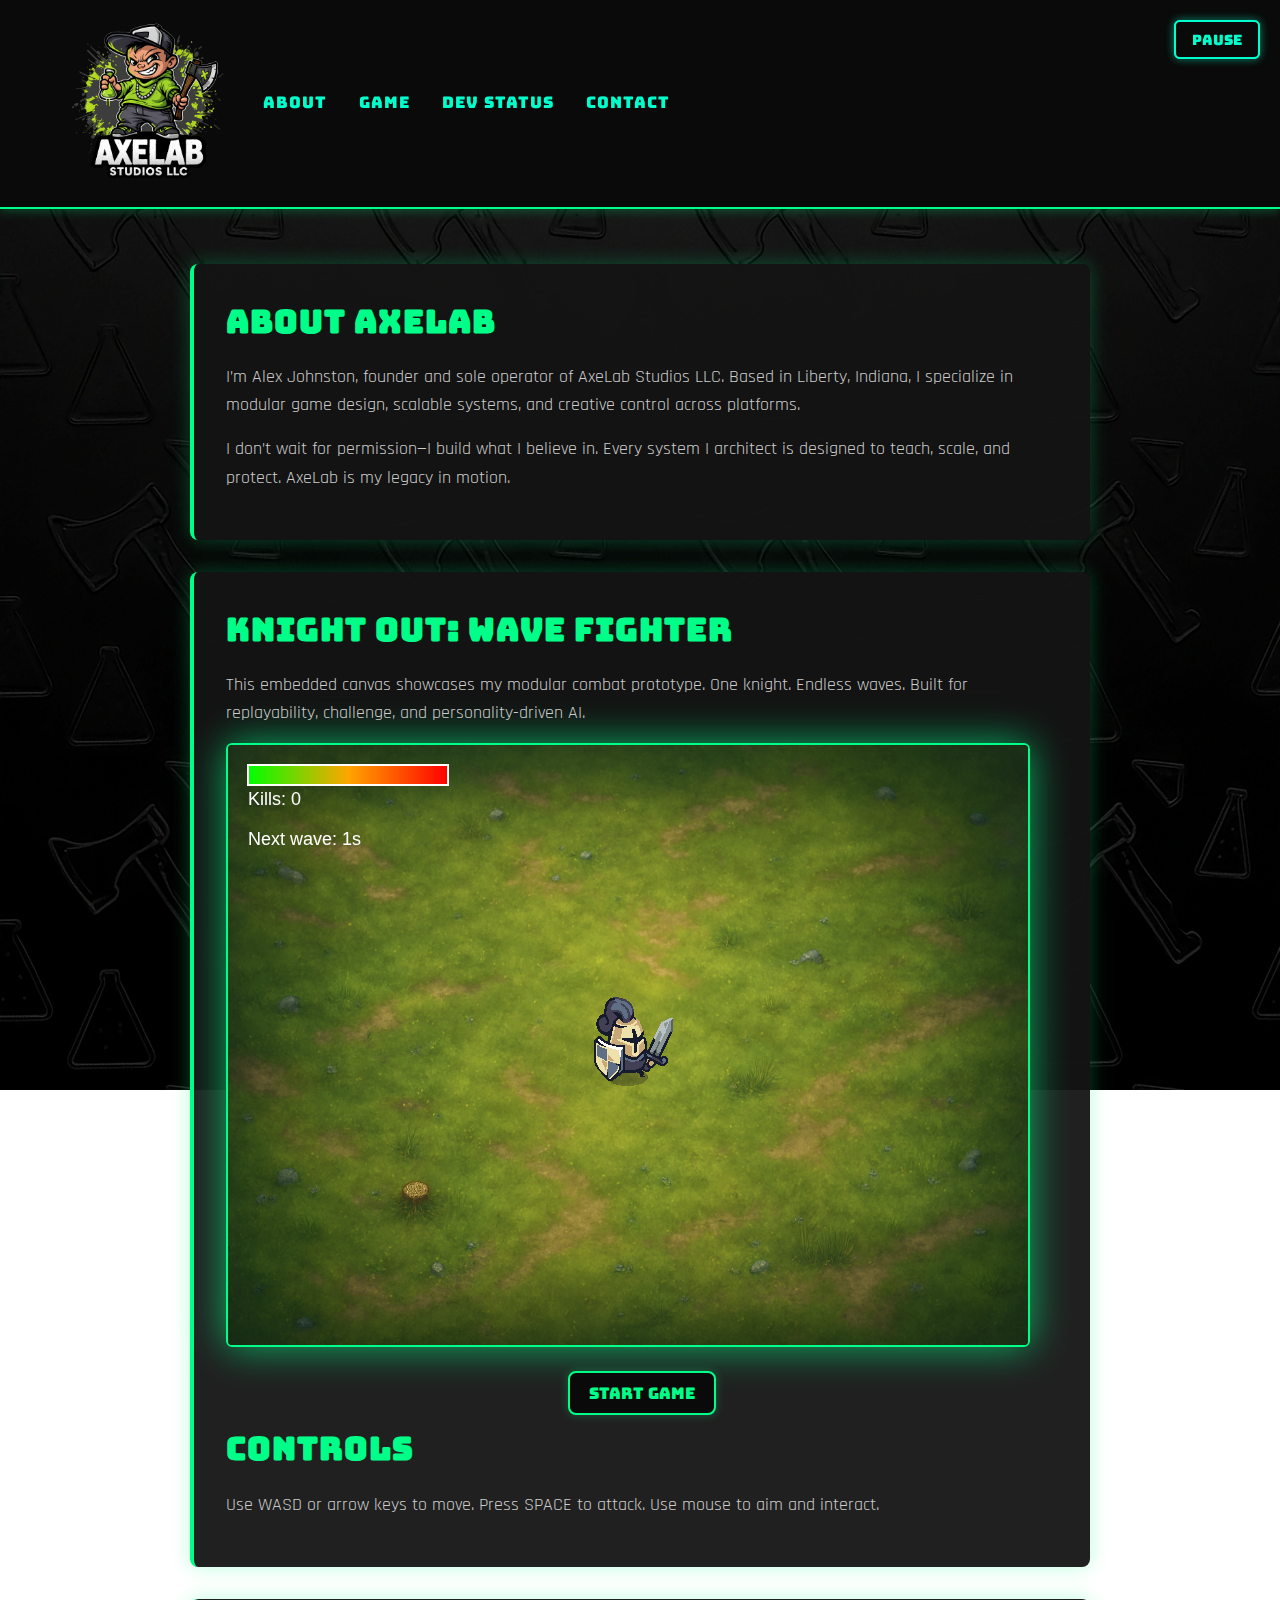
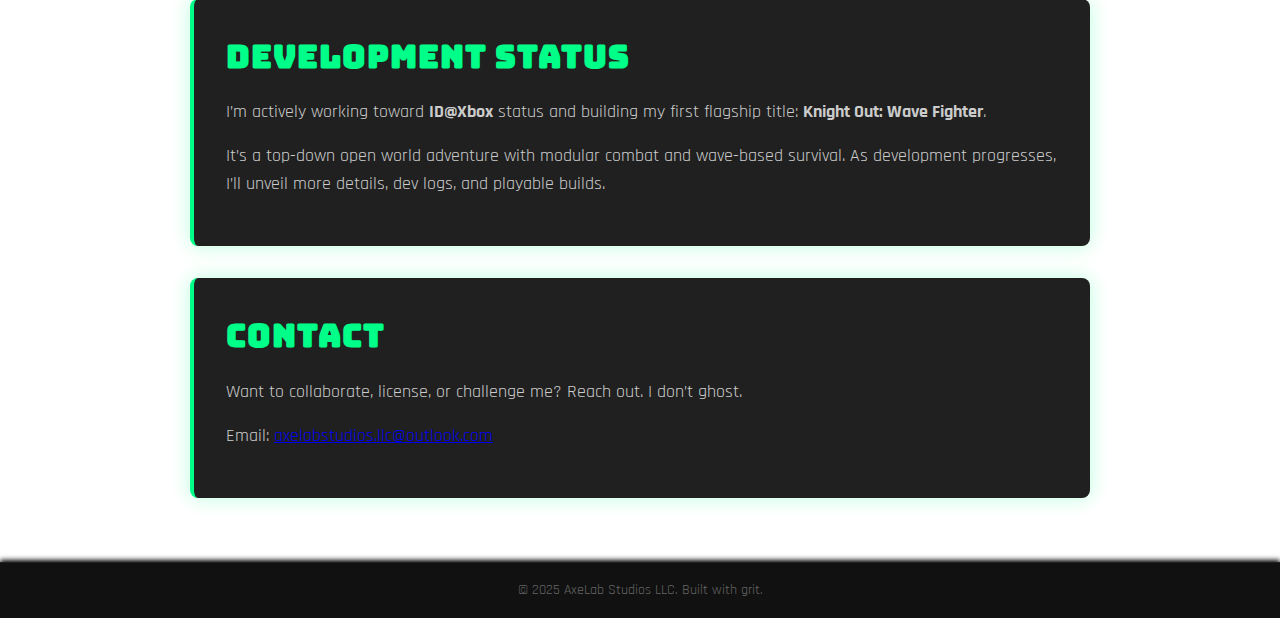
<file: index.html>
<!DOCTYPE html>
<html lang="en">
<head>
  <meta charset="UTF-8" />
  <title>AxeLab Studios LLC | Modular Games & Systems</title>
  <meta name="viewport" content="width=device-width, initial-scale=1.0" />
  <link href="https://fonts.googleapis.com/css2?family=Orbitron:wght@600&family=Rajdhani:wght@400;700&display=swap" rel="stylesheet" />
  <link href="https://fonts.googleapis.com/css2?family=Bungee&display=swap" rel="stylesheet" />
  <link rel="stylesheet" href="style.css" />
  <link rel="icon" type="image/jpeg" href="assets/icon2.jpg" />
  <style>
    /* 🎮 Game Buttons */
    #game-buttons {
      margin-top: 1.5rem;
      text-align: center;
    }

    #start-btn, #restart-btn {
      font-family: 'Bungee', sans-serif;
      font-size: 1rem;
      padding: 0.6rem 1.2rem;
      margin: 0.5rem;
      background: #0a0a0a;
      color: #00ff88;
      border: 2px solid #00ff88;
      border-radius: 8px;
      cursor: pointer;
      box-shadow: 0 0 10px #00ff8844;
      transition: background 0.3s ease, color 0.3s ease;
      display: none;
    }

    #start-btn:hover, #restart-btn:hover {
      background: #00ff88;
      color: #0a0a0a;
    }

    /* 🛑 Pause Button */
    #pause-btn {
      position: fixed;
      top: 20px;
      right: 20px;
      z-index: 1001;
      font-family: 'Bungee', sans-serif;
      font-size: 0.9rem;
      padding: 0.5rem 1rem;
      background: #0a0a0a;
      color: #00ffcc;
      border: 2px solid #00ffcc;
      border-radius: 6px;
      cursor: pointer;
      box-shadow: 0 0 10px #00ffcc44;
      transition: background 0.3s ease, color 0.3s ease;
    }

    #pause-btn:hover {
      background: #00ffcc;
      color: #0a0a0a;
    }
  </style>
</head>
<body>

  <!-- 🔝 Fixed Header with Icon and Nav -->
  <header id="site-header">
    <div class="header-container">
      <img src="assets/icon2.jpg" alt="AxeLab Icon" class="site-icon" />
      <nav class="header-nav">
        <ul>
          <li><a href="#about">About</a></li>
          <li><a href="#game">Game</a></li>
          <li><a href="#dev">Dev Status</a></li>
          <li><a href="#contact">Contact</a></li>
        </ul>
      </nav>
    </div>
  </header>

  <!-- 🧱 Main Content -->
  <main>
    <section id="about">
      <h2>About AxeLab</h2>
      <p>I’m Alex Johnston, founder and sole operator of AxeLab Studios LLC. Based in Liberty, Indiana, I specialize in modular game design, scalable systems, and creative control across platforms.</p>
      <p>I don’t wait for permission—I build what I believe in. Every system I architect is designed to teach, scale, and protect. AxeLab is my legacy in motion.</p>
    </section>

    <section id="game">
      <h2>Knight Out: Wave Fighter</h2>
      <p>This embedded canvas showcases my modular combat prototype. One knight. Endless waves. Built for replayability, challenge, and personality-driven AI.</p>
      <canvas id="gameCanvas" width="720" height="540"></canvas>

<!-- 🎮 Game Control Buttons -->
<div id="game-buttons" style="margin-top: 1rem; text-align: center;">
  <button id="start-btn">Start Game</button>
  <button id="restart-btn">Restart</button>
  <button id="pause-btn">Pause</button>
</div>

      <!-- 🛑 Pause Button -->
      <button id="pause-btn">Pause</button>

      <!-- 🎮 Platform-Specific Controls -->
      <div id="desktop-controls" class="controls-block">
        <h2>Controls</h2>
        <p>Use WASD or arrow keys to move. Press SPACE to attack. Use mouse to aim and interact.</p>
      </div>

      <div id="mobile-controls" class="controls-block">
        <h2>Controls</h2>
        <p>Tap joystick to move. Tap attack button to strike. Swipe to aim and interact.</p>
      </div>
    </section>

    <section id="dev">
      <h2>Development Status</h2>
      <p>I’m actively working toward <strong>ID@Xbox</strong> status and building my first flagship title: <strong>Knight Out: Wave Fighter</strong>.</p>
      <p>It’s a top-down open world adventure with modular combat and wave-based survival. As development progresses, I’ll unveil more details, dev logs, and playable builds.</p>
    </section>

    <section id="contact">
      <h2>Contact</h2>
      <p>Want to collaborate, license, or challenge me? Reach out. I don’t ghost.</p>
      <p>Email: <a href="mailto:axelabstudios.llc@outlook.com">axelabstudios.llc@outlook.com</a></p>
    </section>
  </main>

  <!-- 🧭 Footer -->
  <footer>
    <p>&copy; 2025 AxeLab Studios LLC. Built with grit.</p>
  </footer>

  <!-- 🧠 Game Script + Mobile Detection -->
  <script>
    window.addEventListener("keydown", function(e) {
      if (e.code === "Space" && e.target === document.body) {
        e.preventDefault();
      }
    });

    document.addEventListener("DOMContentLoaded", () => {
      const isMobile = /Mobi|Android|iPhone|iPad|iPod/i.test(navigator.userAgent);
      const mobileControls = document.getElementById("mobile-controls");
      const desktopControls = document.getElementById("desktop-controls");

      if (mobileControls && desktopControls) {
        mobileControls.style.display = isMobile ? "block" : "none";
        desktopControls.style.display = isMobile ? "none" : "block";
      }

      // Show start button after assets load
      const startBtn = document.getElementById("start-btn");
      if (startBtn) startBtn.style.display = "inline-block";
    });
  </script>
  <script src="knight-out/game.js"></script>

</body>
</html>
</file>
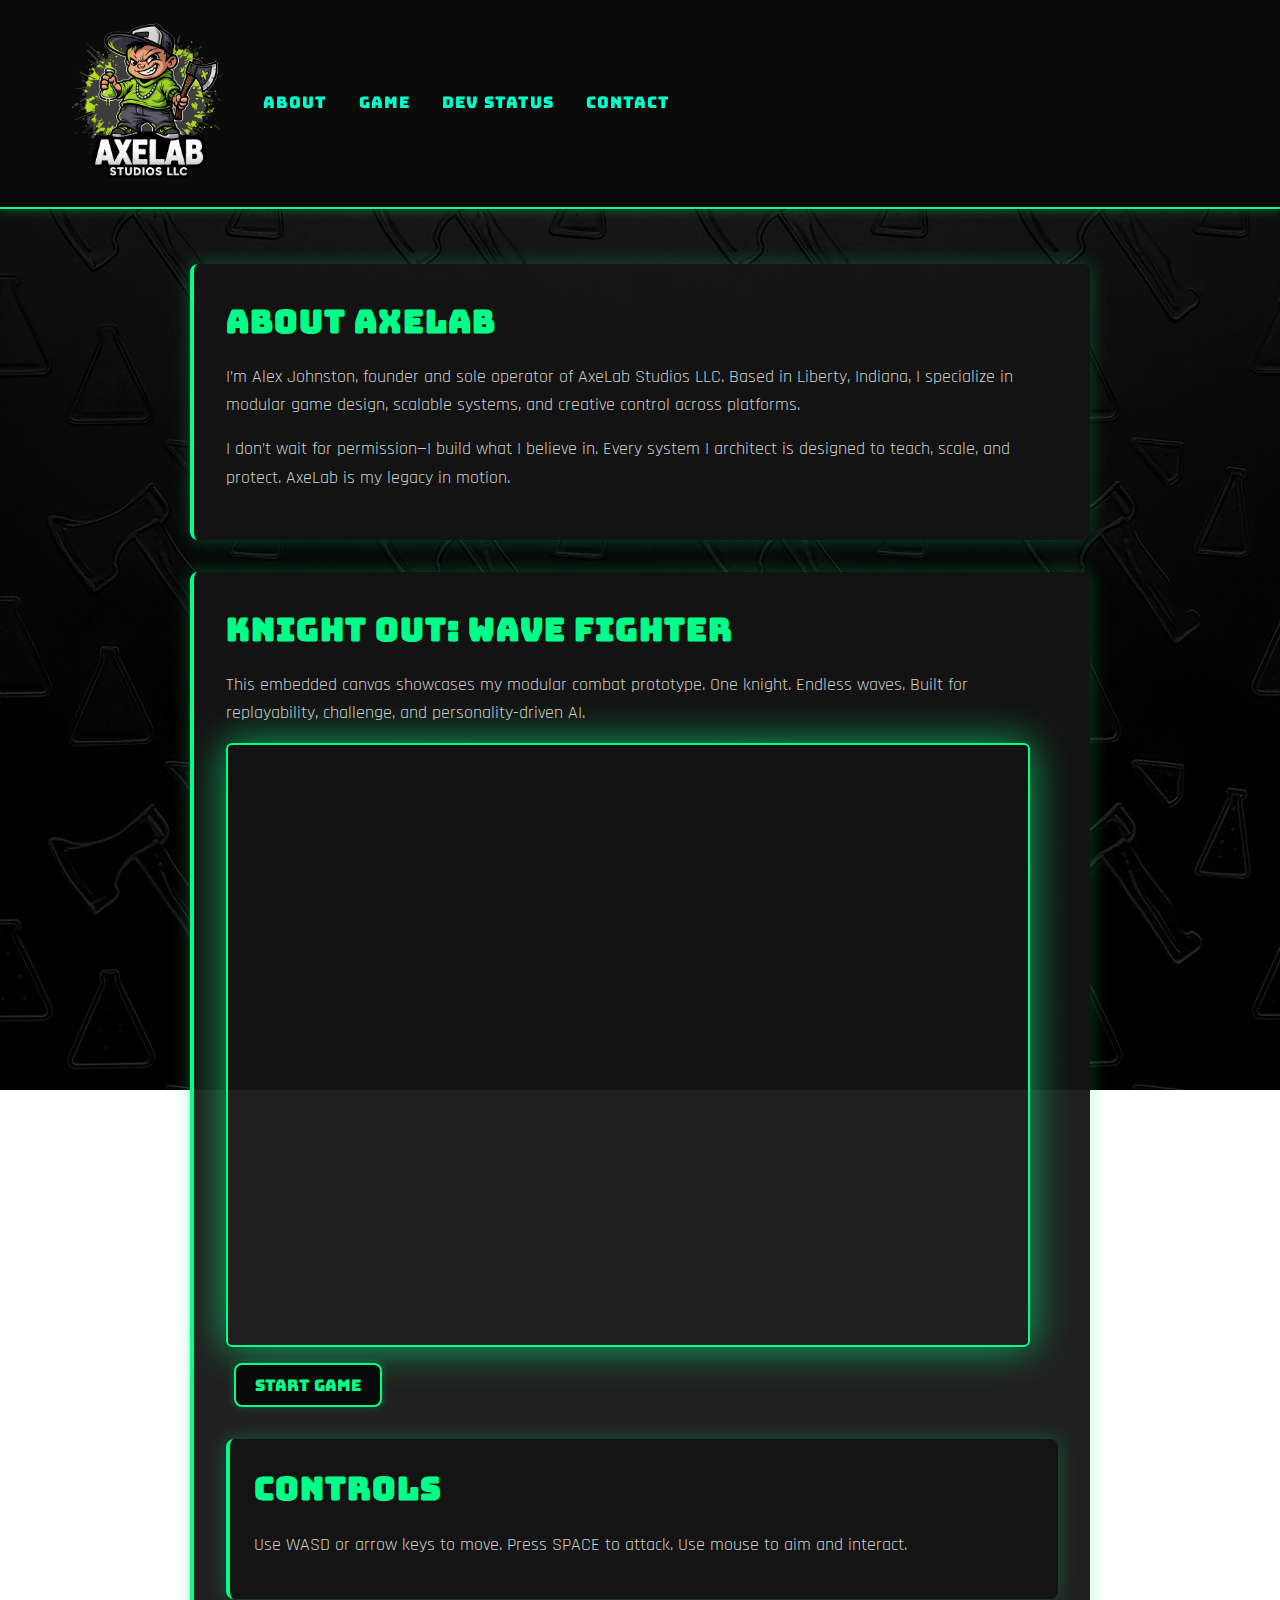
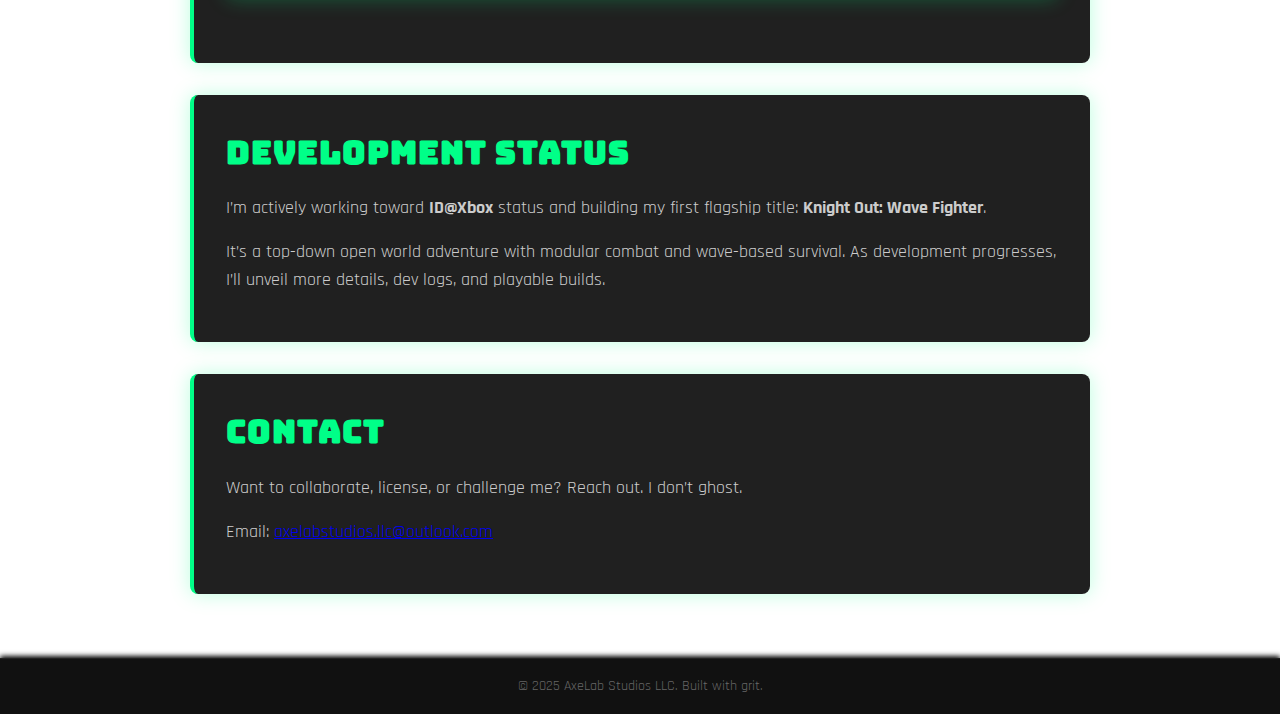
<file: public/index.html>
<!DOCTYPE html>
<html lang="en">
<head>
  <meta charset="UTF-8" />
  <title>AxeLab Studios LLC | Modular Games & Systems</title>
  <meta name="viewport" content="width=device-width, initial-scale=1.0" />
  <link href="https://fonts.googleapis.com/css2?family=Orbitron:wght@600&family=Rajdhani:wght@400;700&display=swap" rel="stylesheet" />
  <link href="https://fonts.googleapis.com/css2?family=Bungee&display=swap" rel="stylesheet" />
  <link rel="stylesheet" href="style.css" />
  <link rel="icon" type="image/jpeg" href="assets/icon2.jpg" />
  <style>
    /* 🎮 Game Buttons */
    #game-buttons {
      margin-top: 1.5rem;
      text-align: center;
    }

    #start-btn, #restart-btn {
      font-family: 'Bungee', sans-serif;
      font-size: 1rem;
      padding: 0.6rem 1.2rem;
      margin: 0.5rem;
      background: #0a0a0a;
      color: #00ff88;
      border: 2px solid #00ff88;
      border-radius: 8px;
      cursor: pointer;
      box-shadow: 0 0 10px #00ff8844;
      transition: background 0.3s ease, color 0.3s ease;
      display: none;
    }

    #start-btn:hover, #restart-btn:hover {
      background: #00ff88;
      color: #0a0a0a;
    }

    /* 🛑 Pause Button */
    #pause-btn {
      position: fixed;
      top: 20px;
      right: 20px;
      z-index: 1001;
      font-family: 'Bungee', sans-serif;
      font-size: 0.9rem;
      padding: 0.5rem 1rem;
      background: #0a0a0a;
      color: #00ffcc;
      border: 2px solid #00ffcc;
      border-radius: 6px;
      cursor: pointer;
      box-shadow: 0 0 10px #00ffcc44;
      transition: background 0.3s ease, color 0.3s ease;
    }

    #pause-btn:hover {
      background: #00ffcc;
      color: #0a0a0a;
    }
  </style>
</head>
<body>

  <!-- 🔝 Fixed Header with Icon and Nav -->
  <header id="site-header">
    <div class="header-container">
      <img src="assets/icon2.jpg" alt="AxeLab Icon" class="site-icon" />
      <nav class="header-nav">
        <ul>
          <li><a href="#about">About</a></li>
          <li><a href="#game">Game</a></li>
          <li><a href="#dev">Dev Status</a></li>
          <li><a href="#contact">Contact</a></li>
        </ul>
      </nav>
    </div>
  </header>

  <!-- 🧱 Main Content -->
  <main>
    <section id="about">
      <h2>About AxeLab</h2>
      <p>I’m Alex Johnston, founder and sole operator of AxeLab Studios LLC. Based in Liberty, Indiana, I specialize in modular game design, scalable systems, and creative control across platforms.</p>
      <p>I don’t wait for permission—I build what I believe in. Every system I architect is designed to teach, scale, and protect. AxeLab is my legacy in motion.</p>
    </section>

    <section id="game">
      <h2>Knight Out: Wave Fighter</h2>
      <p>This embedded canvas showcases my modular combat prototype. One knight. Endless waves. Built for replayability, challenge, and personality-driven AI.</p>
      <canvas id="gameCanvas" width="720" height="540"></canvas>

<!-- 🎮 Game Control Buttons -->
<div id="game-buttons" style="margin-top: 1rem; text-align: center;">
  <button id="start-btn">Start Game</button>
  <button id="restart-btn">Restart</button>
  <button id="pause-btn">Pause</button>
</div>

      <!-- 🛑 Pause Button -->
      <button id="pause-btn">Pause</button>

      <!-- 🎮 Platform-Specific Controls -->
      <div id="desktop-controls" class="controls-block">
        <h2>Controls</h2>
        <p>Use WASD or arrow keys to move. Press SPACE to attack. Use mouse to aim and interact.</p>
      </div>

      <div id="mobile-controls" class="controls-block">
        <h2>Controls</h2>
        <p>Tap joystick to move. Tap attack button to strike. Swipe to aim and interact.</p>
      </div>
    </section>

    <section id="dev">
      <h2>Development Status</h2>
      <p>I’m actively working toward <strong>ID@Xbox</strong> status and building my first flagship title: <strong>Knight Out: Wave Fighter</strong>.</p>
      <p>It’s a top-down open world adventure with modular combat and wave-based survival. As development progresses, I’ll unveil more details, dev logs, and playable builds.</p>
    </section>

    <section id="contact">
      <h2>Contact</h2>
      <p>Want to collaborate, license, or challenge me? Reach out. I don’t ghost.</p>
      <p>Email: <a href="mailto:axelabstudios.llc@outlook.com">axelabstudios.llc@outlook.com</a></p>
    </section>
  </main>

  <!-- 🧭 Footer -->
  <footer>
    <p>&copy; 2025 AxeLab Studios LLC. Built with grit.</p>
  </footer>

  <!-- 🧠 Game Script + Mobile Detection -->
  <script>
    window.addEventListener("keydown", function(e) {
      if (e.code === "Space" && e.target === document.body) {
        e.preventDefault();
      }
    });

    document.addEventListener("DOMContentLoaded", () => {
      const isMobile = /Mobi|Android|iPhone|iPad|iPod/i.test(navigator.userAgent);
      const mobileControls = document.getElementById("mobile-controls");
      const desktopControls = document.getElementById("desktop-controls");

      if (mobileControls && desktopControls) {
        mobileControls.style.display = isMobile ? "block" : "none";
        desktopControls.style.display = isMobile ? "none" : "block";
      }

      // Show start button after assets load
      const startBtn = document.getElementById("start-btn");
      if (startBtn) startBtn.style.display = "inline-block";
    });
  </script>
  <script src="knight-out/game.js"></script>

</body>
</html>
</file>
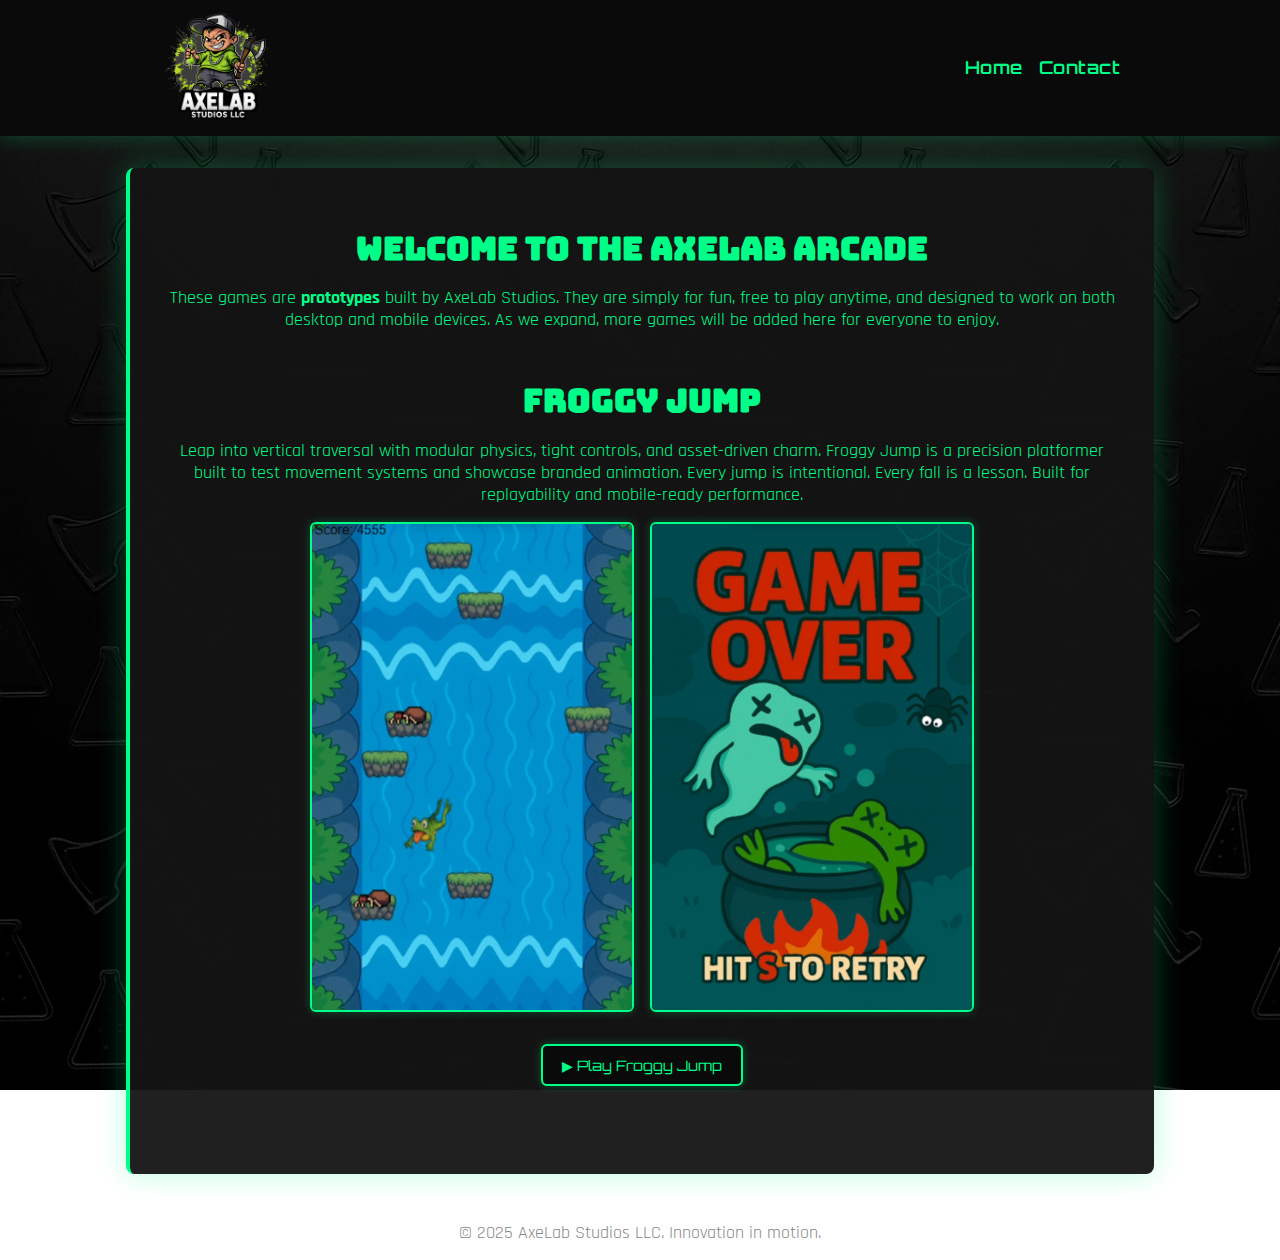
<file: arcade.html>
<!DOCTYPE html>
<html lang="en">
<head>
  <meta charset="UTF-8" />
  <title>AxeLab Studios LLC | Arcade</title>
  <meta name="viewport" content="width=device-width, initial-scale=1.0" />
  <meta name="description" content="AxeLab Studios Arcade – prototype games built for fun, free to play anytime, mobile-friendly." />
  <link href="https://fonts.googleapis.com/css2?family=Orbitron:wght@600&family=Rajdhani:wght@400;700&display=swap" rel="stylesheet" />
  <link href="https://fonts.googleapis.com/css2?family=Bungee&display=swap" rel="stylesheet" />
  <link rel="icon" type="image/jpeg" href="assets/icon2.jpg" />
  <style>
    body {
      margin: 0;
      font-family: 'Rajdhani', sans-serif;
      background: url('assets/background.jpg') center center / cover no-repeat fixed;
      color: #00ff88;
    }

    header {
      background: #0a0a0a;
      box-shadow: 0 0 20px #00ff8844;
      padding: 0.5rem 0;
    }

    .header-container {
      display: flex;
      align-items: center;
      justify-content: space-between;
      max-width: 960px;
      margin: 0 auto;
      padding: 0 1rem;
      flex-wrap: wrap;
    }

    .site-icon {
      width: 120px;
      height: 120px;
      object-fit: cover;
    }

    .header-nav ul {
      list-style: none;
      display: flex;
      gap: 1rem;
      margin: 0;
      padding: 0;
      flex-wrap: wrap;
    }

    .header-nav a {
      font-family: 'Orbitron', sans-serif;
      color: #00ff88;
      text-decoration: none;
      font-weight: 600;
      font-size: 1.1rem;
      letter-spacing: .5px;
      transition: color 0.3s ease;
    }

    .header-nav a:hover { color: #00ffaa; }

    .content-box {
      max-width: 960px;
      margin: 2rem auto;
      padding: 2rem;
      background: rgba(20, 20, 20, 0.95);
      border-left: 4px solid #00ff88;
      box-shadow: 0 0 30px #00ff8844;
      border-radius: 8px;
    }

    main section { margin-bottom: 3rem; text-align: center; }

    h2 {
      font-family: 'Bungee', sans-serif;
      font-size: 2rem;
      margin-bottom: 1rem;
    }

    p { font-size: 1.1rem; margin-bottom: 1rem; }

    .screenshot-row {
      display: flex;
      justify-content: center;
      gap: 1rem;
      margin-top: 1rem;
      flex-wrap: wrap;
    }

    .screenshot {
      width: 320px;
      height: auto;
      border: 2px solid #00ff88;
      border-radius: 6px;
      box-shadow: 0 0 10px #00ff8844;
    }

    .social-links {
      margin-top: 1.5rem;
    }

    .social-links a {
      display: inline-block;
      margin: 0.5rem;
      padding: 0.6rem 1.2rem;
      font-family: 'Orbitron', sans-serif;
      font-size: 0.9rem;
      color: #00ff88;
      background: #0a0a0a;
      border: 2px solid #00ff88;
      border-radius: 6px;
      text-decoration: none;
      box-shadow: 0 0 10px #00ff8844;
      transition: background 0.3s ease, color 0.3s ease;
    }

    .social-links a:hover {
      background: #00ff88;
      color: #0a0a0a;
    }

    footer {
      margin-top: 3rem;
      text-align: center;
      font-size: 0.8rem;
      color: #888;
    }
  </style>
</head>

<body>

  <header id="site-header">
    <div class="header-container">
      <img src="assets/icon2.jpg" alt="AxeLab Icon" class="site-icon" />
      <nav class="header-nav">
        <ul>
          <li><a href="index.html">Home</a></li>
          <li><a href="contact.html">Contact</a></li>
        </ul>
      </nav>
    </div>
  </header>

  <div class="content-box">
    <main>
      <section id="arcade-intro">
        <h2>Welcome to the AxeLab Arcade</h2>
        <p>These games are <strong>prototypes</strong> built by AxeLab Studios. They are simply for fun, free to play anytime, and designed to work on both desktop and mobile devices. As we expand, more games will be added here for everyone to enjoy.</p>
      </section>

      <section id="froggy-jump">
        <h2>Froggy Jump</h2>
        <p>Leap into vertical traversal with modular physics, tight controls, and asset-driven charm. Froggy Jump is a precision platformer built to test movement systems and showcase branded animation. Every jump is intentional. Every fall is a lesson. Built for replayability and mobile-ready performance.</p>
        <div class="screenshot-row">
          <img src="assets/screenshot3.png" alt="Froggy Jump Screenshot 1" class="screenshot" />
          <img src="assets/screenshot4.png" alt="Froggy Jump Screenshot 2" class="screenshot" />
        </div>
        <div class="social-links">
          <a href="froggy_jump.html">▶ Play Froggy Jump</a>
        </div>
      </section>
    </main>
  </div>

  <footer>
    <p>&copy; 2025 AxeLab Studios LLC. Innovation in motion.</p>
  </footer>

</body>
</html>
</file>
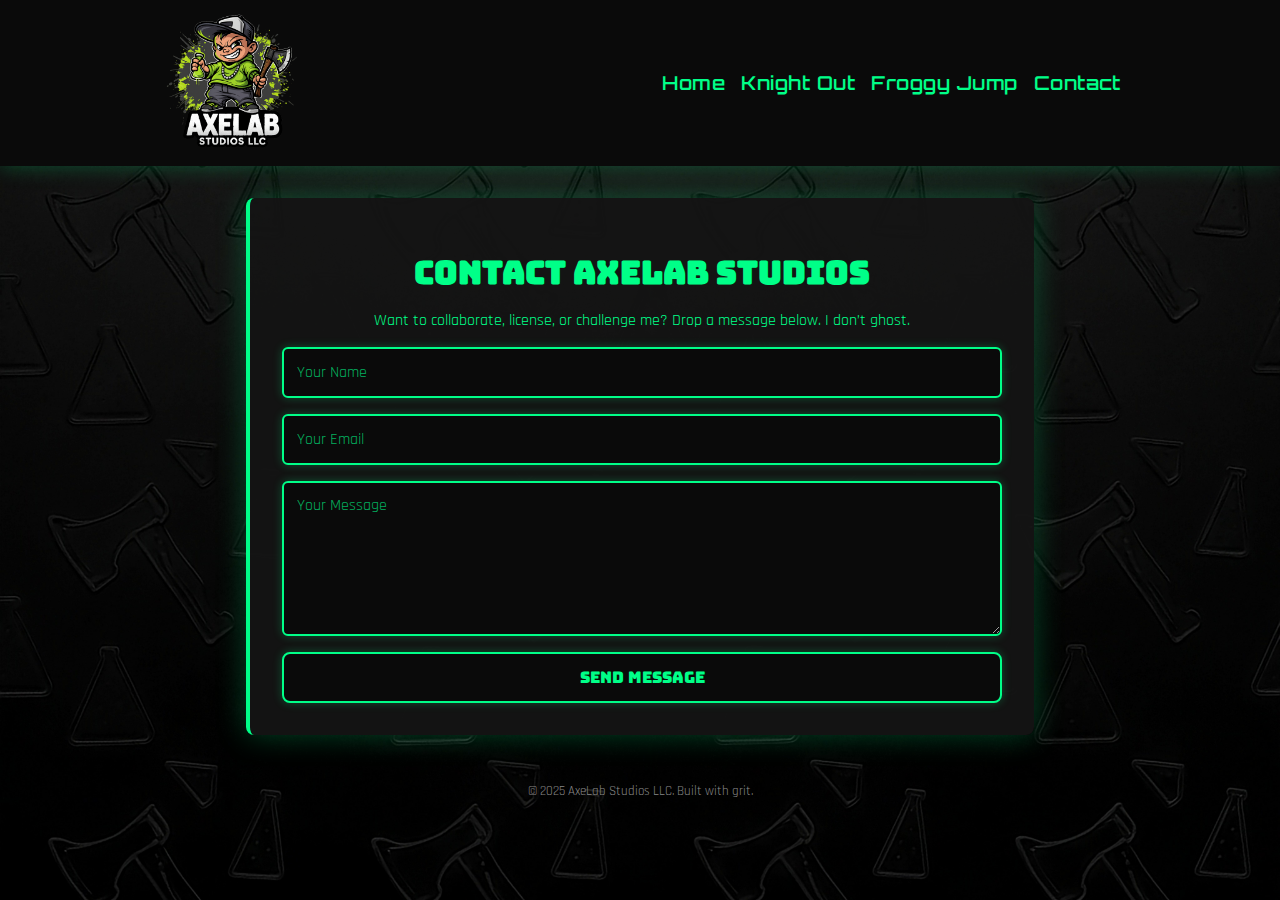
<file: contact.html>
<!DOCTYPE html>
<html lang="en">
<head>
  <meta charset="UTF-8" />
  <title>Contact | AxeLab Studios LLC</title>
  <meta name="viewport" content="width=device-width, initial-scale=1.0" />
  <meta name="description" content="Reach out to AxeLab Studios LLC for collaboration, licensing, or dev inquiries." />
  <link rel="canonical" href="https://axelabstudios.com/contact.html" />
  <meta property="og:title" content="Contact | AxeLab Studios LLC" />
  <meta property="og:description" content="Solo indie dev. Modular systems. Authentic branding." />
  <meta property="og:url" content="https://axelabstudios.com/contact.html" />
  <meta property="og:image" content="https://axelabstudios.com/assets/icon2.jpg" />
  <link href="https://fonts.googleapis.com/css2?family=Orbitron:wght@600&family=Rajdhani:wght@400;700&display=swap" rel="stylesheet" />
  <link href="https://fonts.googleapis.com/css2?family=Bungee&display=swap" rel="stylesheet" />
  <link rel="icon" type="image/jpeg" href="assets/icon2.jpg" />
  <style>

    body {
      margin: 0;
      font-family: 'Rajdhani', sans-serif;
      background: url('assets/background.jpg') center center / cover no-repeat fixed;
      color: #00ff88;
    }



    header {
      background: #0a0a0a;
      box-shadow: 0 0 20px #00ff8844;
      padding: 0.5rem 0;
    }

    .header-container {
      display: flex;
      align-items: center;
      justify-content: space-between;
      max-width: 960px;
      margin: 0 auto;
      padding: 0 1rem;
      flex-wrap: wrap;
    }

    .site-icon {
      width: 150px;
      height: 150px;
      object-fit: cover;
      border-radius: 8px;
    }

    .header-nav ul {
      list-style: none;
      display: flex;
      gap: 1rem;
      margin: 0;
      padding: 0;
      flex-wrap: wrap;
    }

    .header-nav a {
      font-family: 'Orbitron', sans-serif;
      color: #00ff88;
      text-decoration: none;
      font-weight: 600;
      font-size: 1.2rem;
      letter-spacing: .5px;
      transition: color 0.3s ease;
    }

    .header-nav a:hover {
      color: #00ffaa;
    }

    .content-box {
      max-width: 720px;
      margin: 2rem auto;
      padding: 2rem;
      background: rgba(20, 20, 20, 0.95);
      border-left: 4px solid #00ff88;
      box-shadow: 0 0 30px #00ff8844;
      border-radius: 8px;
      text-align: center;
    }

    h1 {
      font-family: 'Bungee', sans-serif;
      font-size: 2rem;
      margin-bottom: 1rem;
    }

    form {
      display: flex;
      flex-direction: column;
      gap: 1rem;
      margin-top: 1rem;
    }

    input, textarea {
      font-family: 'Rajdhani', sans-serif;
      font-size: 1rem;
      padding: 0.8rem;
      border: 2px solid #00ff88;
      border-radius: 6px;
      background: #0a0a0a;
      color: #00ff88;
      box-shadow: 0 0 10px #00ff8844;
    }

    input::placeholder, textarea::placeholder {
      color: #00ff88aa;
    }

    button {
      font-family: 'Bungee', sans-serif;
      font-size: 1rem;
      padding: 0.8rem;
      background: #0a0a0a;
      color: #00ff88;
      border: 2px solid #00ff88;
      border-radius: 8px;
      cursor: pointer;
      box-shadow: 0 0 10px #00ff8844;
      transition: background 0.3s ease, color 0.3s ease;
    }

    button:hover {
      background: #00ff88;
      color: #0a0a0a;
    }

    footer {
      margin-top: 3rem;
      text-align: center;
      font-size: 0.8rem;
      color: #888;
    }
  </style>
</head>

<body>

  <header id="site-header">
    <div class="header-container">
      <img src="assets/icon2.jpg" alt="AxeLab Icon" class="site-icon" />
      <nav class="header-nav">
        <ul>
          <li><a href="index.html">Home</a></li>
          <li><a href="knight-out.html">Knight Out</a></li>
          <li><a href="froggy_jump.html">Froggy Jump</a></li>
          <li><a href="contact.html">Contact</a></li>
        </ul>
      </nav>
    </div>
  </header>

  <div class="content-box">
    <h1>Contact AxeLab Studios</h1>
    <p>Want to collaborate, license, or challenge me? Drop a message below. I don’t ghost.</p>

    <form action="https://formspree.io/f/xkgqgkpb" method="POST">
      <input type="text" name="name" placeholder="Your Name" required />
      <input type="email" name="email" placeholder="Your Email" required />
      <textarea name="message" rows="6" placeholder="Your Message" required></textarea>
      <button type="submit">Send Message</button>
    </form>
  </div>

  <footer>
    <p>&copy; 2025 AxeLab Studios LLC. Built with grit.</p>
  </footer>

</body>
</html>
</file>
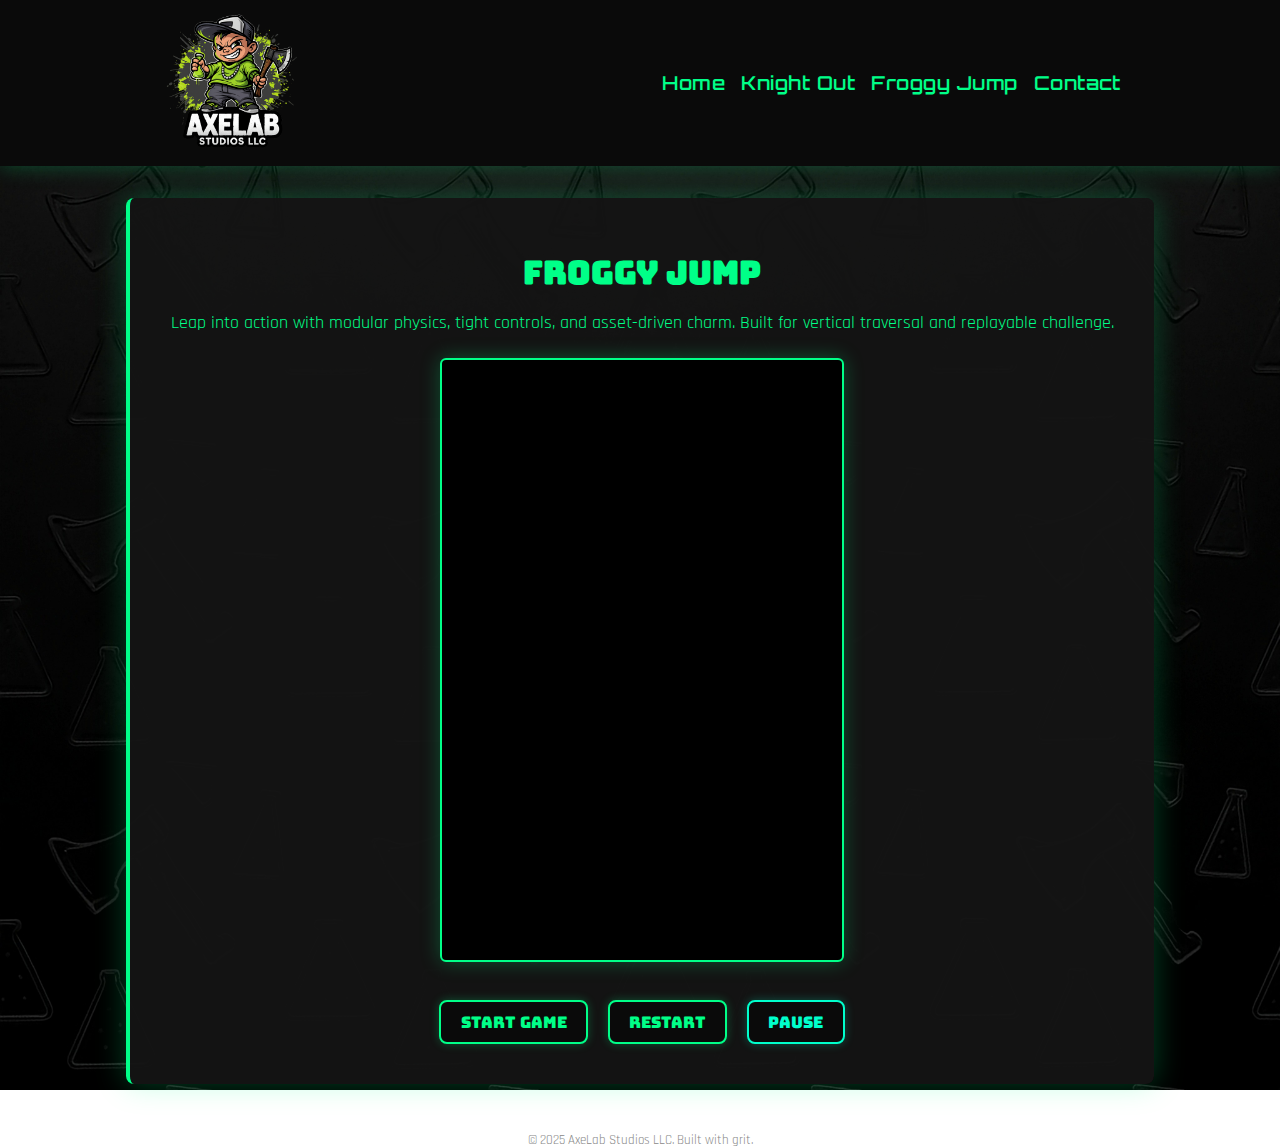
<file: froggy_jump.html>
<!DOCTYPE html>
<html lang="en">
<head>
  <meta charset="UTF-8" />
  <title>Froggy Jump | AxeLab Studios LLC</title>
  <meta name="viewport" content="width=device-width, initial-scale=1.0" />
  <meta name="description" content="Leap into action with Froggy Jump—modular physics, tight controls, and asset-driven charm. Built by AxeLab Studios LLC." />
  <link rel="canonical" href="https://axelabstudios.com/froggy_jump.html" />
  <meta property="og:title" content="Froggy Jump | AxeLab Studios LLC" />
  <meta property="og:description" content="Solo indie dev. Modular systems. Authentic branding." />
  <meta property="og:url" content="https://axelabstudios.com/froggy_jump.html" />
  <meta property="og:image" content="https://axelabstudios.com/assets/icon2.jpg" />
  <link href="https://fonts.googleapis.com/css2?family=Orbitron:wght@600&family=Rajdhani:wght@400;700&display=swap" rel="stylesheet" />
  <link href="https://fonts.googleapis.com/css2?family=Bungee&display=swap" rel="stylesheet" />
  <link rel="icon" type="image/jpeg" href="assets/icon2.jpg" />
  <style>

    body {
      margin: 0;
      font-family: 'Rajdhani', sans-serif;
      background: url('assets/background.jpg') center center / cover no-repeat fixed;
      color: #00ff88;
    }



    header {
      background: #0a0a0a;
      box-shadow: 0 0 20px #00ff8844;
      padding: 0.5rem 0;
    }

    .header-container {
      display: flex;
      align-items: center;
      justify-content: space-between;
      max-width: 960px;
      margin: 0 auto;
      padding: 0 1rem;
      flex-wrap: wrap;
    }

    .site-icon {
      width: 150px;
      height: 150px;
      object-fit: cover;
      border-radius: 8px;
    }

    .header-nav ul {
      list-style: none;
      display: flex;
      gap: 1rem;
      margin: 0;
      padding: 0;
      flex-wrap: wrap;
    }

    .header-nav a {
      font-family: 'Orbitron', sans-serif;
      color: #00ff88;
      text-decoration: none;
      font-weight: 600;
      font-size: 1.2rem;
      letter-spacing: .5px;
      transition: color 0.3s ease;
    }

    .header-nav a:hover {
      color: #00ffaa;
    }

    .content-box {
      max-width: 960px;
      margin: 2rem auto;
      padding: 2rem;
      background: rgba(20, 20, 20, 0.95);
      border-left: 4px solid #00ff88;
      box-shadow: 0 0 30px #00ff8844;
      border-radius: 8px;
      text-align: center;
    }

    h1 {
      font-family: 'Bungee', sans-serif;
      font-size: 2rem;
      margin-bottom: 1rem;
    }

    p {
      font-size: 1.1rem;
      margin-bottom: 1.5rem;
    }

    canvas {
      border: 2px solid #00ff88;
      box-shadow: 0 0 20px #00ff8844;
      background-color: black;
      max-width: 100%;
      height: auto;
      border-radius: 6px;
    }

    #game-buttons {
      margin-top: 1.5rem;
      text-align: center;
    }

    #start-froggy, #restart-froggy, #pause-froggy {
      font-family: 'Bungee', sans-serif;
      font-size: 1rem;
      padding: 0.6rem 1.2rem;
      margin: 0.5rem;
      background: #0a0a0a;
      color: #00ff88;
      border: 2px solid #00ff88;
      border-radius: 8px;
      cursor: pointer;
      box-shadow: 0 0 10px #00ff8844;
      transition: background 0.3s ease, color 0.3s ease;
    }

    #pause-froggy {
      color: #00ffcc;
      border-color: #00ffcc;
      box-shadow: 0 0 10px #00ffcc44;
    }

    #start-froggy:hover, #restart-froggy:hover {
      background: #00ff88;
      color: #0a0a0a;
    }

    #pause-froggy:hover {
      background: #00ffcc;
      color: #0a0a0a;
    }

    footer {
      margin-top: 3rem;
      text-align: center;
      font-size: 0.8rem;
      color: #888;
    }
  </style>
</head>

<body>

  <header id="site-header">
    <div class="header-container">
      <img src="assets/icon2.jpg" alt="AxeLab Icon" class="site-icon" />
      <nav class="header-nav">
        <ul>
          <li><a href="index.html">Home</a></li>
          <li><a href="knight-out.html">Knight Out</a></li>
          <li><a href="froggy_jump.html">Froggy Jump</a></li>
          <li><a href="contact.html">Contact</a></li>
        </ul>
      </nav>
    </div>
  </header>

  <div class="content-box">
    <main>
      <h1>Froggy Jump</h1>
      <p>Leap into action with modular physics, tight controls, and asset-driven charm. Built for vertical traversal and replayable challenge.</p>
      <canvas id="froggyCanvas" width="400" height="600"></canvas>

      <div id="game-buttons">
        <button id="start-froggy">Start Game</button>
        <button id="restart-froggy">Restart</button>
        <button id="pause-froggy">Pause</button>
      </div>
    </main>
  </div>

  <footer>
    &copy; 2025 AxeLab Studios LLC. Built with grit.
  </footer>

  <script src="froggy_jump/game.js"></script>
</body>
</html>
</file>
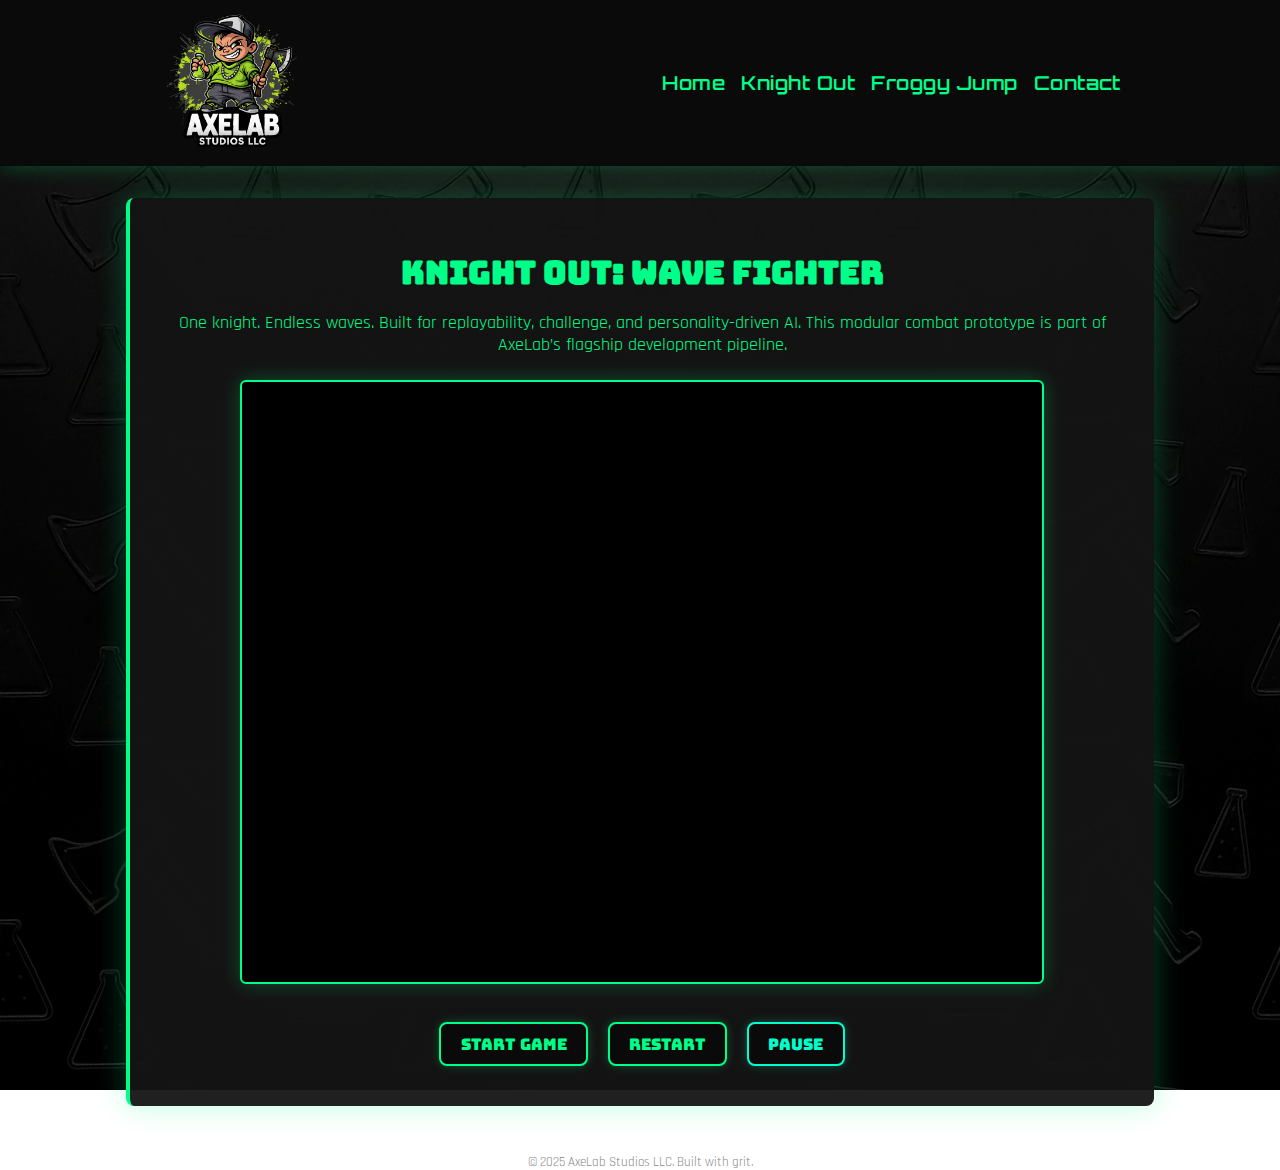
<file: knight-out.html>
<!DOCTYPE html>
<html lang="en">
<head>
  <meta charset="UTF-8" />
  <title>Knight Out | AxeLab Studios LLC</title>
  <meta name="viewport" content="width=device-width, initial-scale=1.0" />
  <meta name="description" content="Knight Out: Wave Fighter is a modular combat prototype built by AxeLab Studios LLC. One knight. Endless waves." />
  <link rel="canonical" href="https://axelabstudios.com/knight-out.html" />
  <meta property="og:title" content="Knight Out | AxeLab Studios LLC" />
  <meta property="og:description" content="Solo indie dev. Modular systems. Authentic branding." />
  <meta property="og:url" content="https://axelabstudios.com/knight-out.html" />
  <meta property="og:image" content="https://axelabstudios.com/assets/icon2.jpg" />
  <link href="https://fonts.googleapis.com/css2?family=Orbitron:wght@600&family=Rajdhani:wght@400;700&display=swap" rel="stylesheet" />
  <link href="https://fonts.googleapis.com/css2?family=Bungee&display=swap" rel="stylesheet" />
  <link rel="icon" type="image/jpeg" href="assets/icon2.jpg" />
  <style>

    #gameCanvas:active {
      touch-action: none;
    }

    body {
      margin: 0;
      font-family: 'Rajdhani', sans-serif;
      background: url('assets/background.jpg') center center / cover no-repeat fixed;
      color: #00ff88;
    }

    header {
      background: #0a0a0a;
      box-shadow: 0 0 20px #00ff8844;
      padding: 0.5rem 0;
    }

    .header-container {
      display: flex;
      align-items: center;
      justify-content: space-between;
      max-width: 960px;
      margin: 0 auto;
      padding: 0 1rem;
      flex-wrap: wrap;
    }

    .site-icon {
      width: 150px;
      height: 150px;
      object-fit: cover;
      border-radius: 8px;
    }

    .header-nav ul {
      list-style: none;
      display: flex;
      gap: 1rem;
      margin: 0;
      padding: 0;
      flex-wrap: wrap;
    }

    .header-nav a {
      font-family: 'Orbitron', sans-serif;
      color: #00ff88;
      text-decoration: none;
      font-weight: 600;
      font-size: 1.2rem;
      letter-spacing: .5px;
      transition: color 0.3s ease;
    }

    .header-nav a:hover {
      color: #00ffaa;
    }

    .content-box {
      max-width: 960px;
      margin: 2rem auto;
      padding: 2rem;
      background: rgba(20, 20, 20, 0.95);
      border-left: 4px solid #00ff88;
      box-shadow: 0 0 30px #00ff8844;
      border-radius: 8px;
      text-align: center;
    }

    h1 {
      font-family: 'Bungee', sans-serif;
      font-size: 2rem;
      margin-bottom: 1rem;
    }

    p {
      font-size: 1.1rem;
      margin-bottom: 1.5rem;
    }

    canvas {
      border: 2px solid #00ff88;
      box-shadow: 0 0 20px #00ff8844;
      background-color: black;
      max-width: 100%;
      height: auto;
      border-radius: 6px;
    }

    #game-buttons {
      margin-top: 1.5rem;
      text-align: center;
    }

    #start-btn, #restart-btn, #pause-btn {
      font-family: 'Bungee', sans-serif;
      font-size: 1rem;
      padding: 0.6rem 1.2rem;
      margin: 0.5rem;
      background: #0a0a0a;
      color: #00ff88;
      border: 2px solid #00ff88;
      border-radius: 8px;
      cursor: pointer;
      box-shadow: 0 0 10px #00ff8844;
      transition: background 0.3s ease, color 0.3s ease;
    }

    #pause-btn {
      color: #00ffcc;
      border-color: #00ffcc;
      box-shadow: 0 0 10px #00ffcc44;
    }

    #start-btn:hover, #restart-btn:hover {
      background: #00ff88;
      color: #0a0a0a;
    }

    #pause-btn:hover {
      background: #00ffcc;
      color: #0a0a0a;
    }

    footer {
      margin-top: 3rem;
      text-align: center;
      font-size: 0.8rem;
      color: #888;
    }
  </style>
</head>

<body>

  <header id="site-header">
    <div class="header-container">
      <img src="assets/icon2.jpg" alt="AxeLab Icon" class="site-icon" />
      <nav class="header-nav">
        <ul>
          <li><a href="index.html">Home</a></li>
          <li><a href="knight-out.html">Knight Out</a></li>
          <li><a href="froggy_jump.html">Froggy Jump</a></li>
          <li><a href="contact.html">Contact</a></li>
        </ul>
      </nav>
    </div>
  </header>

  <div class="content-box">
    <main>
      <h1>Knight Out: Wave Fighter</h1>
      <p>One knight. Endless waves. Built for replayability, challenge, and personality-driven AI. This modular combat prototype is part of AxeLab’s flagship development pipeline.</p>
      <canvas id="gameCanvas" width="800" height="600"></canvas>

      <div id="game-buttons">
        <button id="start-btn">Start Game</button>
        <button id="restart-btn">Restart</button>
        <button id="pause-btn">Pause</button>
      </div>
    </main>
  </div>

  <footer>
    &copy; 2025 AxeLab Studios LLC. Built with grit.
  </footer>

  <script src="knightout/game.js"></script>
</body>
</html>
</file>
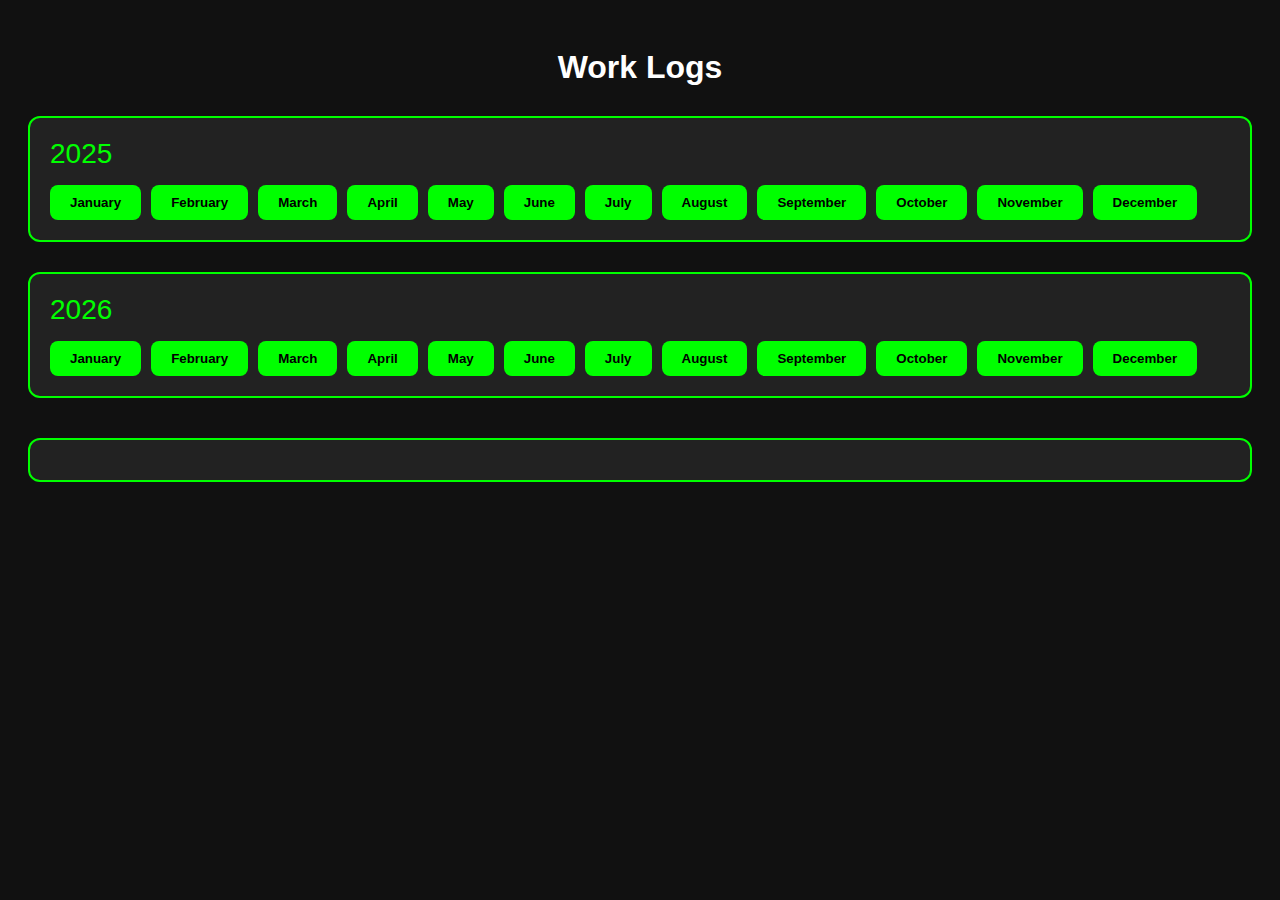
<file: worklogs/logs.html>
<!DOCTYPE html>
<html lang="en">
<head>
<meta charset="UTF-8">
<title>Work Logs</title>
<style>
    body {
        background: #111;
        color: white;
        font-family: Arial, sans-serif;
        padding: 20px;
    }
    h1 {
        text-align: center;
        margin-bottom: 30px;
    }
    .year-box {
        background: #222;
        padding: 20px;
        border-radius: 12px;
        margin-bottom: 30px;
        border: 2px solid #00ff00;
    }
    .year-title {
        font-size: 28px;
        margin-bottom: 15px;
        color: #00ff00;
    }
    .month-buttons {
        display: flex;
        flex-wrap: wrap;
        gap: 10px;
    }
    button {
        background: #00ff00;
        color: black;
        border: none;
        padding: 10px 20px;
        border-radius: 8px;
        cursor: pointer;
        font-weight: bold;
    }
    button:hover {
        background: #55ff55;
    }
    #results {
        margin-top: 40px;
        padding: 20px;
        background: #222;
        border-radius: 12px;
        border: 2px solid #00ff00;
    }
    .total-box {
        background: #000;
        padding: 15px;
        border-radius: 8px;
        margin-top: 20px;
        border: 2px solid #00ff00;
        font-size: 20px;
        font-weight: bold;
    }
</style>
</head>
<body>

<h1>Work Logs</h1>

<!-- YEAR 2025 -->
<div class="year-box">
    <div class="year-title">2025</div>
    <div class="month-buttons">
        <button onclick="loadMonth(2025, 1)">January</button>
        <button onclick="loadMonth(2025, 2)">February</button>
        <button onclick="loadMonth(2025, 3)">March</button>
        <button onclick="loadMonth(2025, 4)">April</button>
        <button onclick="loadMonth(2025, 5)">May</button>
        <button onclick="loadMonth(2025, 6)">June</button>
        <button onclick="loadMonth(2025, 7)">July</button>
        <button onclick="loadMonth(2025, 8)">August</button>
        <button onclick="loadMonth(2025, 9)">September</button>
        <button onclick="loadMonth(2025, 10)">October</button>
        <button onclick="loadMonth(2025, 11)">November</button>
        <button onclick="loadMonth(2025, 12)">December</button>
    </div>
</div>

<!-- YEAR 2026 -->
<div class="year-box">
    <div class="year-title">2026</div>
    <div class="month-buttons">
        <button onclick="loadMonth(2026, 1)">January</button>
        <button onclick="loadMonth(2026, 2)">February</button>
        <button onclick="loadMonth(2026, 3)">March</button>
        <button onclick="loadMonth(2026, 4)">April</button>
        <button onclick="loadMonth(2026, 5)">May</button>
        <button onclick="loadMonth(2026, 6)">June</button>
        <button onclick="loadMonth(2026, 7)">July</button>
        <button onclick="loadMonth(2026, 8)">August</button>
        <button onclick="loadMonth(2026, 9)">September</button>
        <button onclick="loadMonth(2026, 10)">October</button>
        <button onclick="loadMonth(2026, 11)">November</button>
        <button onclick="loadMonth(2026, 12)">December</button>
    </div>
</div>

<div id="results"></div>

<script>
const BASE_URL = "https://logs.axelabstudios.com/worklogs/2025/12/index.json";

async function loadMonth(year, month) {
    const resultsDiv = document.getElementById("results");
    const monthStr = String(month).padStart(2, "0");
    const folder = `${BASE_URL}/worklogs/${year}/${monthStr}/`;

    resultsDiv.innerHTML = `<h2>Loading ${year} / ${monthStr}...</h2>`;

    let totalMinutes = 0;

    try {
        console.log("Fetching index.json:", folder + "index.json");
        const fileList = await fetch(folder + "index.json").then(r => r.json());
        console.log("index.json contents:", fileList);

        // Start table
        let html = `
            <h2>${year} – ${monthStr}</h2>
            <table style="width:100%; border-collapse: collapse;">
                <tr style="background:#00ff00; color:black; font-weight:bold;">
                    <th style="padding:8px; border:1px solid #00ff00;">Date</th>
                    <th style="padding:8px; border:1px solid #00ff00;">Time In</th>
                    <th style="padding:8px; border:1px solid #00ff00;">Time Out</th>
                    <th style="padding:8px; border:1px solid #00ff00;">Duration</th>
                    <th style="padding:8px; border:1px solid #00ff00;">Notes</th>
                </tr>
        `;

        for (const file of fileList) {
            console.log("Fetching entry:", folder + file);
            const log = await fetch(folder + file).then(r => r.json());
            console.log("Entry contents:", log);

            html += `
                <tr style="background:#222;">
                    <td style="padding:8px; border:1px solid #00ff00;">${log.date}</td>
                    <td style="padding:8px; border:1px solid #00ff00;">${log.timeIn}</td>
                    <td style="padding:8px; border:1px solid #00ff00;">${log.timeOut}</td>
                    <td style="padding:8px; border:1px solid #00ff00;">${log.duration}</td>
                    <td style="padding:8px; border:1px solid #00ff00;">${log.notes || ""}</td>
                </tr>
            `;

            // Safe duration parsing
            const match = log.duration.match(/(\d+)h\s+(\d+)m/);
            if (match) {
                totalMinutes += parseInt(match[1]) * 60 + parseInt(match[2]);
            } else {
                console.warn("Duration did not match expected format:", log.duration);
            }
        }

        html += `</table>`;

        const totalHours = Math.floor(totalMinutes / 60);
        const totalMins = totalMinutes % 60;

        html += `
            <div class="total-box">
                Total Hours: ${totalHours}h ${totalMins}m
            </div>
        `;

        resultsDiv.innerHTML = html;

    } catch (err) {
        console.error("ERROR LOADING LOGS:", err);
        resultsDiv.innerHTML = `<h2>No logs found for ${year}/${monthStr}</h2>`;
    }
}
</script>

</body>
</html>
</file>
<file: style.css>
/* 🔄 Reset & Base */
* {
  margin: 0;
  padding: 0;
  box-sizing: border-box;
}

html, body {
  font-family: 'Rajdhani', sans-serif;
  background: url('assets/background.jpg') no-repeat center center fixed;
  background-size: cover;
  color: #e0e0e0;
  line-height: 1.6;
  scroll-behavior: smooth;
  overflow-x: hidden;
}

/* 🔝 Fixed Header */
#site-header {
  position: fixed;
  top: 0;
  left: 0;
  width: 100%;
  background: #0a0a0a;
  z-index: 1000;
  box-shadow: 0 2px 10px #00ff8844;
  border-bottom: 2px solid #00ff88;
}

.header-container {
  display: flex;
  align-items: center;
  justify-content: flex-start;
  padding: 1rem 1.5rem;
  max-width: 1200px;
  margin: 0 auto;
}

/* 🖼️ Icon */
.site-icon {
  width: 175px;
  height: 175px;
  object-fit: cover;
  border-radius: 12px;
  margin-right: 1.5rem;
  flex-shrink: 0;
  transition: transform 0.3s ease;
}

.site-icon:hover {
  transform: scale(1.05);
}

/* 📌 Navigation */
.header-nav ul {
  display: flex;
  gap: 2rem;
  list-style: none;
  margin: 0;
  padding: 0;
  align-items: center;
}

.header-nav a {
  font-family: 'Bungee', sans-serif;
  color: #00ffcc;
  font-size: 1rem;
  text-decoration: none;
  text-transform: uppercase;
  letter-spacing: 1px;
  transition: color 0.3s ease;
}

.header-nav a:hover {
  color: #00ff88;
}

/* 🧱 Main Content */
main {
  padding: 2rem 1rem;
  margin-top: 200px;
}

/* 🧠 Sections */
section {
  max-width: 900px;
  margin: 2rem auto;
  padding: 2rem;
  background: rgba(20, 20, 20, 0.95);
  border-left: 4px solid #00ff88;
  box-shadow: 0 0 20px #00ff8844;
  border-radius: 8px;
}

section + section {
  margin-top: 2rem;
}

section h2 {
  font-family: 'Bungee', sans-serif;
  font-size: 2rem;
  color: #00ff88;
  margin-bottom: 1rem;
  text-transform: uppercase;
  letter-spacing: 1px;
}

section p {
  font-size: 1.1rem;
  color: #ccc;
  margin-bottom: 1rem;
}

/* ⚔️ Game Canvas */
#gameCanvas {
  border: 2px solid #00ff88;
  box-shadow: 0 0 40px #00ff88aa;
  max-width: 100%;
  height: auto;
  display: block;
  margin-top: 1rem;
  border-radius: 6px;
}

/* 🧠 Code Blocks */
pre {
  background: #111;
  padding: 1rem;
  overflow-x: auto;
  border-left: 4px solid #00ffcc;
  margin-bottom: 1rem;
  border-radius: 6px;
  box-shadow: 0 0 10px #00ffcc44;
}

code {
  color: #00ffcc;
  font-family: 'Courier New', monospace;
}

/* 🧭 Footer */
footer {
  text-align: center;
  padding: 1rem;
  background: #111;
  color: #666;
  font-size: 0.9rem;
  border-top: 1px solid #222;
  box-shadow: 0 -2px 5px #000;
}

/* 📱 Mobile Fixes */
@media (max-width: 768px) {
  /* 🔁 Mirror desktop layout */
  .header-container {
    flex-direction: row;
    align-items: center;
    justify-content: flex-start;
    padding: 1rem 1.5rem;
  }

  .site-icon {
    width: 150px;
    height: 150px;
    object-fit: cover;
    border-radius: 12px;
    margin-right: 1rem;
    flex-shrink: 0;
  }

  .header-nav ul {
    display: flex;
    flex-wrap: wrap;
    gap: 1.5rem;
    list-style: none;
    margin: 0;
    padding: 0;
    align-items: center;
  }

  .header-nav a {
    font-size: 1.1rem;
    color: #00ffcc !important;
    text-shadow: none !important;
  }

  main {
    margin-top: 200px;
    padding: 1.5rem 1rem;
  }

  section {
    margin: 1.5rem auto;
    padding: 1.5rem;
    border-left: 4px solid #00ff88;
    box-shadow: 0 0 20px #00ff8844;
  }

  section h2 {
    font-size: 2.2rem;
    color: #00ff88;
  }

  section p {
    font-size: 1.2rem;
  }

  #gameCanvas {
    width: 100%;
    max-width: 90vw;
    border: 2px solid #00ff88;
    box-shadow: 0 0 30px #00ff88aa;
  }

  pre {
    font-size: 1rem;
    border-left: 4px solid #00ffcc;
    box-shadow: 0 0 10px #00ffcc44;
  }
}
</file>
<file: public/style.css>
/* 🔄 Reset & Base */
* {
  margin: 0;
  padding: 0;
  box-sizing: border-box;
}

html, body {
  font-family: 'Rajdhani', sans-serif;
  background: url('assets/background.jpg') no-repeat center center fixed;
  background-size: cover;
  color: #e0e0e0;
  line-height: 1.6;
  scroll-behavior: smooth;
  overflow-x: hidden;
}

/* 🔝 Fixed Header */
#site-header {
  position: fixed;
  top: 0;
  left: 0;
  width: 100%;
  background: #0a0a0a;
  z-index: 1000;
  box-shadow: 0 2px 10px #00ff8844;
  border-bottom: 2px solid #00ff88;
}

.header-container {
  display: flex;
  align-items: center;
  justify-content: flex-start;
  padding: 1rem 1.5rem;
  max-width: 1200px;
  margin: 0 auto;
}

/* 🖼️ Icon */
.site-icon {
  width: 175px;
  height: 175px;
  object-fit: cover;
  border-radius: 12px;
  margin-right: 1.5rem;
  flex-shrink: 0;
  transition: transform 0.3s ease;
}

.site-icon:hover {
  transform: scale(1.05);
}

/* 📌 Navigation */
.header-nav ul {
  display: flex;
  gap: 2rem;
  list-style: none;
  margin: 0;
  padding: 0;
  align-items: center;
}

.header-nav a {
  font-family: 'Bungee', sans-serif;
  color: #00ffcc;
  font-size: 1rem;
  text-decoration: none;
  text-transform: uppercase;
  letter-spacing: 1px;
  transition: color 0.3s ease;
}

.header-nav a:hover {
  color: #00ff88;
}

/* 🧱 Main Content */
main {
  padding: 2rem 1rem;
  margin-top: 200px;
}

/* 🧠 Sections */
section {
  max-width: 900px;
  margin: 2rem auto;
  padding: 2rem;
  background: rgba(20, 20, 20, 0.95);
  border-left: 4px solid #00ff88;
  box-shadow: 0 0 20px #00ff8844;
  border-radius: 8px;
}

section + section {
  margin-top: 2rem;
}

section h2 {
  font-family: 'Bungee', sans-serif;
  font-size: 2rem;
  color: #00ff88;
  margin-bottom: 1rem;
  text-transform: uppercase;
  letter-spacing: 1px;
}

section p {
  font-size: 1.1rem;
  color: #ccc;
  margin-bottom: 1rem;
}

/* ⚔️ Game Canvas */
#gameCanvas {
  border: 2px solid #00ff88;
  box-shadow: 0 0 40px #00ff88aa;
  max-width: 100%;
  height: auto;
  display: block;
  margin-top: 1rem;
  border-radius: 6px;
}

/* 🎮 Game Buttons */
#game-buttons {
  margin-top: 1.5rem;
  text-align: center;
}

#start-btn, #restart-btn, #pause-btn {
  font-family: 'Bungee', sans-serif;
  font-size: 1rem;
  padding: 0.6rem 1.2rem;
  margin: 0.5rem;
  background: #0a0a0a;
  color: #00ff88;
  border: 2px solid #00ff88;
  border-radius: 8px;
  cursor: pointer;
  box-shadow: 0 0 10px #00ff8844;
  transition: background 0.3s ease, color 0.3s ease;
  display: none;
}

#pause-btn {
  color: #00ffcc;
  border-color: #00ffcc;
  box-shadow: 0 0 10px #00ffcc44;
}

#start-btn:hover, #restart-btn:hover, #pause-btn:hover {
  background: #00ff88;
  color: #0a0a0a;
}

#pause-btn:hover {
  background: #00ffcc;
}

/* 🎮 Controls Section */
.controls-block {
  max-width: 900px;
  margin: 2rem auto;
  padding: 1.5rem;
  background: rgba(20, 20, 20, 0.95);
  border-left: 4px solid #00ff88;
  box-shadow: 0 0 20px #00ff8844;
  border-radius: 8px;
  display: none;
}

.controls-block h2 {
  font-family: 'Bungee', sans-serif;
  font-size: 2rem;
  color: #00ff88;
  margin-bottom: 1rem;
  text-transform: uppercase;
  letter-spacing: 1px;
}

.controls-block p {
  font-size: 1.1rem;
  color: #ccc;
}

/* 🧠 Code Blocks */
pre {
  background: #111;
  padding: 1rem;
  overflow-x: auto;
  border-left: 4px solid #00ffcc;
  margin-bottom: 1rem;
  border-radius: 6px;
  box-shadow: 0 0 10px #00ffcc44;
}

code {
  color: #00ffcc;
  font-family: 'Courier New', monospace;
}

/* 🧭 Footer */
footer {
  text-align: center;
  padding: 1rem;
  background: #111;
  color: #666;
  font-size: 0.9rem;
  border-top: 1px solid #222;
  box-shadow: 0 -2px 5px #000;
}

/* 📱 Mobile Fixes */
@media (max-width: 768px) {
  .header-container {
    flex-direction: row;
    align-items: center;
    justify-content: flex-start;
    padding: 1rem 1.5rem;
  }

  .site-icon {
    width: 150px;
    height: 150px;
    object-fit: cover;
    border-radius: 12px;
    margin-right: 1rem;
    flex-shrink: 0;
  }

  .header-nav ul {
    display: flex;
    flex-wrap: wrap;
    gap: 1.25rem;
    list-style: none;
    margin: 0;
    padding: 0;
    align-items: center;
  }

  .header-nav a {
    font-size: 1.2rem;
    color: #00ffcc;
    text-transform: uppercase;
    letter-spacing: 1px;
    padding: 0.3rem 0.6rem;
    border-radius: 4px;
    transition: background 0.3s ease, color 0.3s ease;
  }

  .header-nav a:hover {
    background: #00ff88;
    color: #0a0a0a;
  }

  main {
    margin-top: 220px;
    padding: 1.5rem 1rem;
  }

  section {
    margin: 1.5rem auto;
    padding: 1.5rem;
    border-left: 4px solid #00ff88;
    box-shadow: 0 0 20px #00ff8844;
  }

  section h2 {
    font-size: 2.2rem;
    color: #00ff88;
  }

  section p {
    font-size: 1.2rem;
  }

  #gameCanvas {
    width: 100%;
    max-width: 90vw;
    border: 2px solid #00ff88;
    box-shadow: 0 0 30px #00ff88aa;
  }

  .controls-block {
    display: none;
    padding: 1.5rem;
    font-size: 1.2rem;
  }

  #start-btn, #restart-btn, #pause-btn {
    font-size: 1.1rem;
    padding: 0.7rem 1.4rem;
  }

  pre {
    font-size: 1rem;
    border-left: 4px solid #00ffcc;
    box-shadow: 0 0 10px #00ffcc44;
  }
}
</file>
